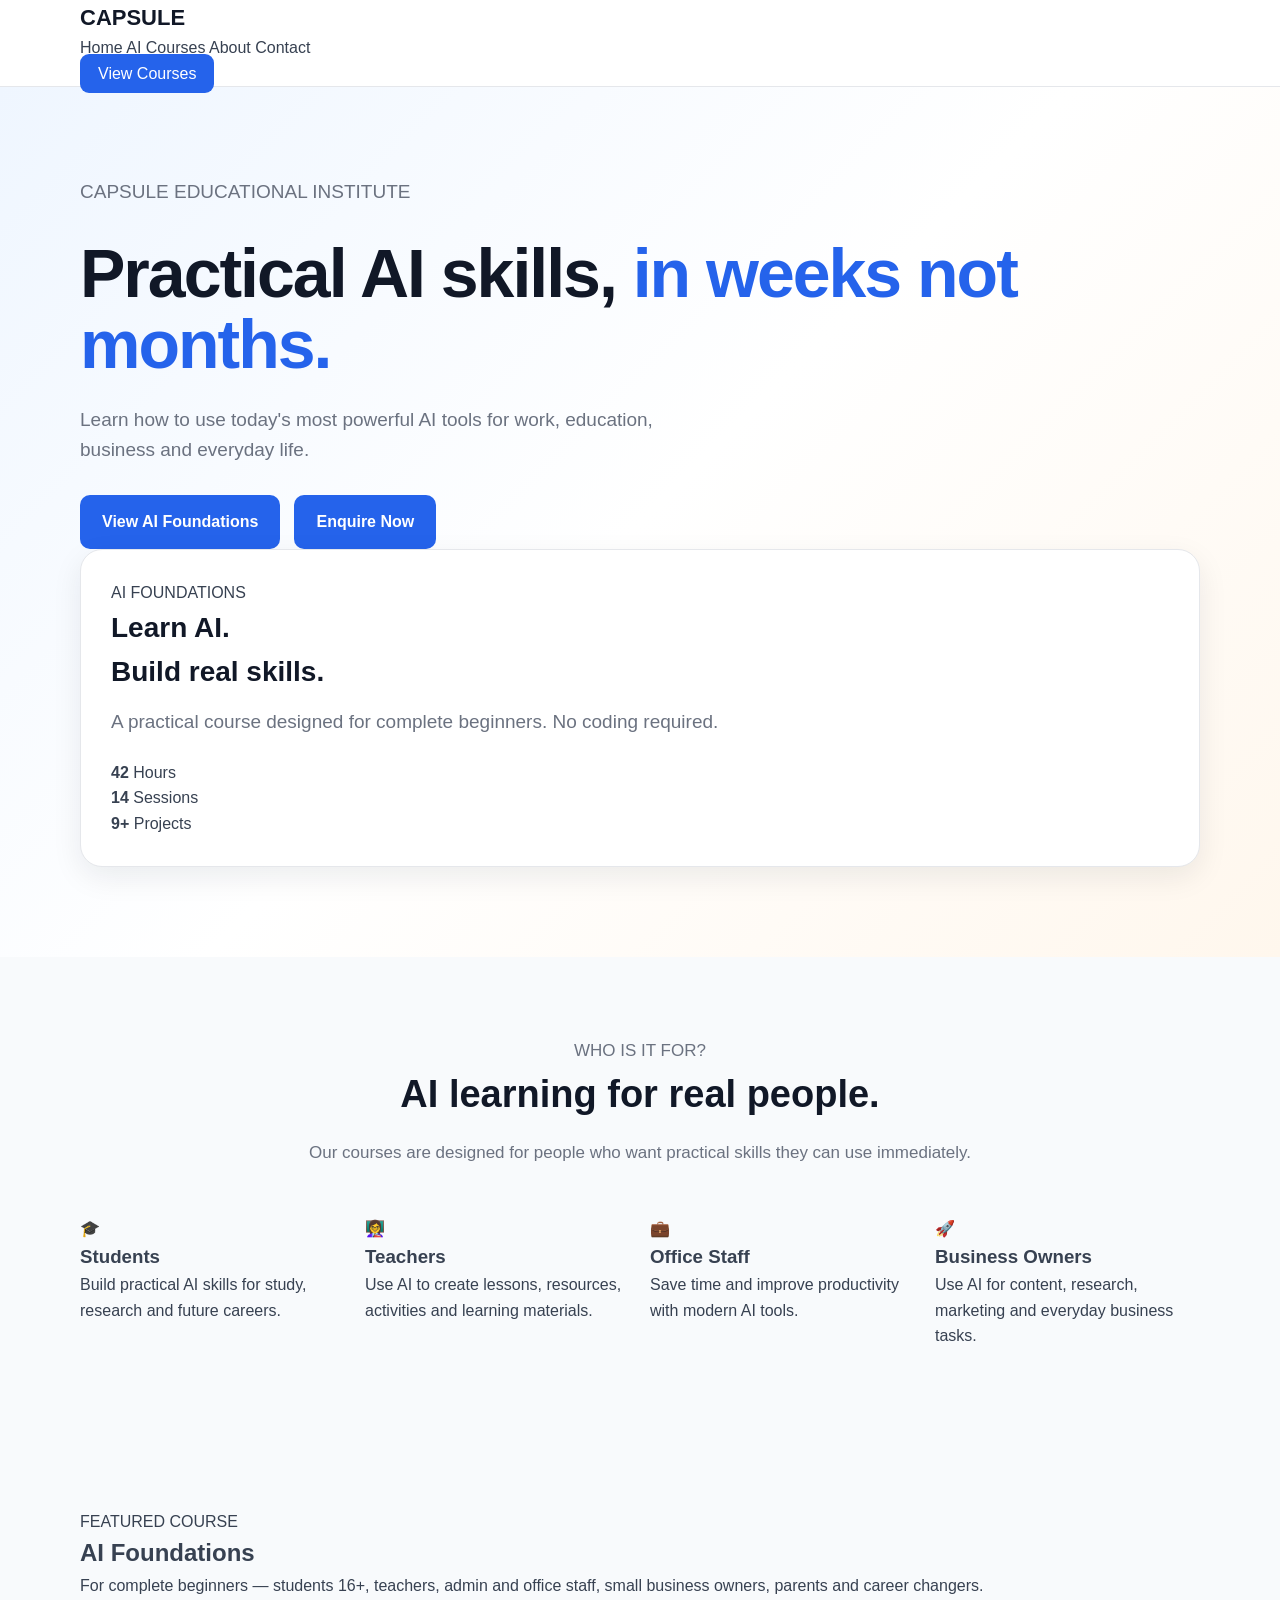
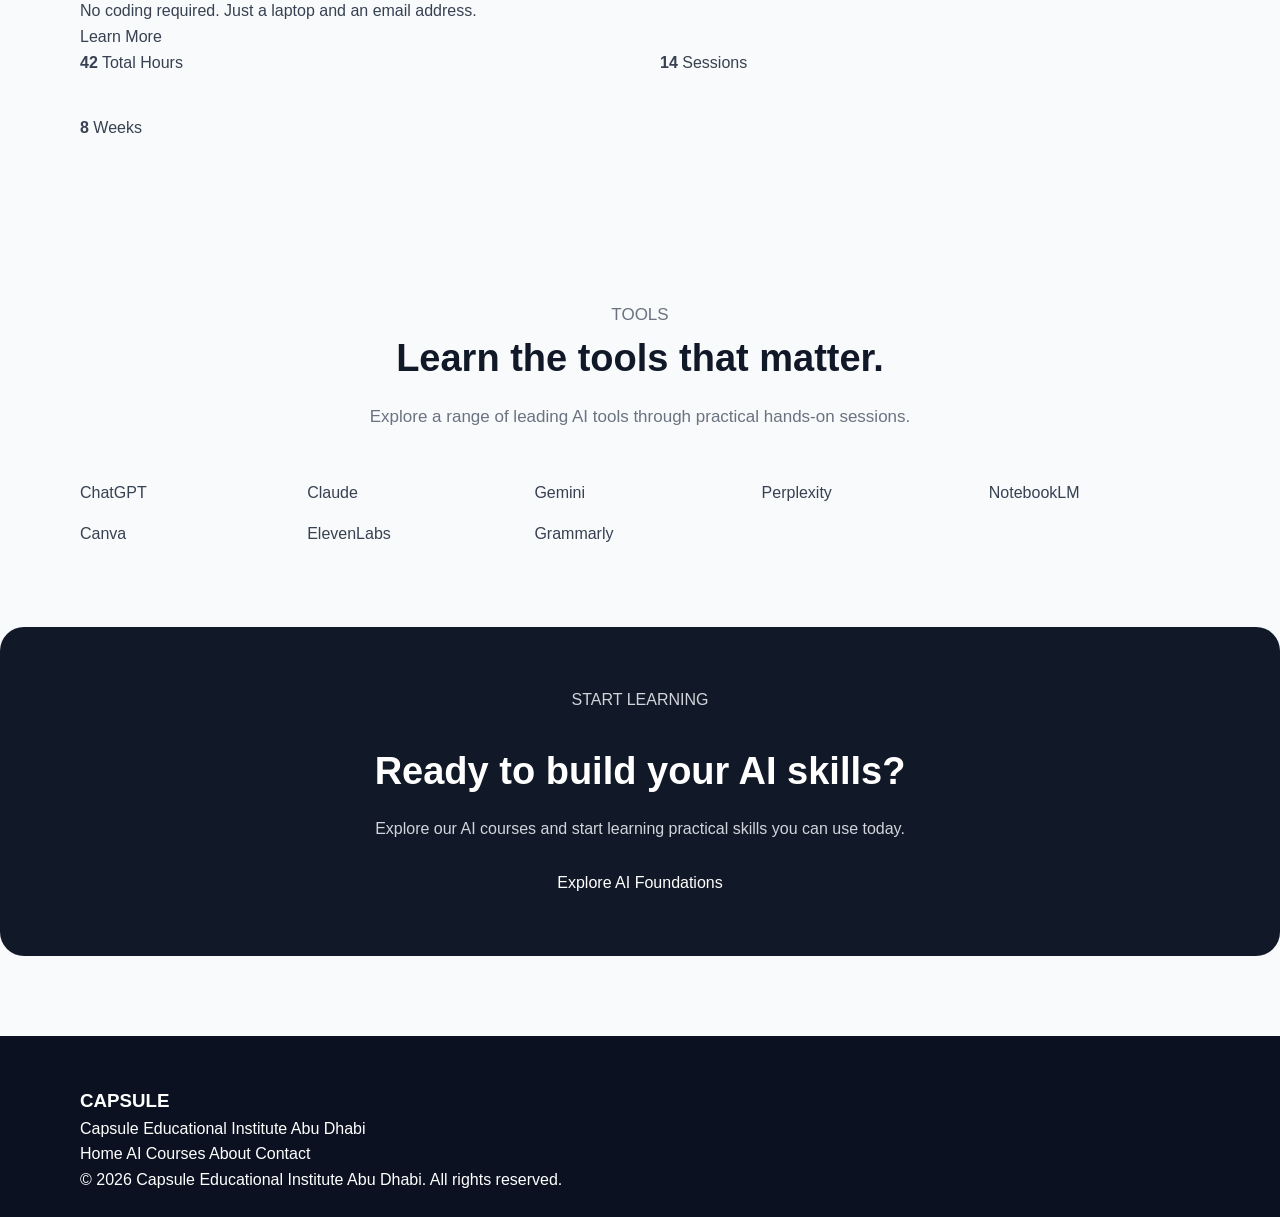
<file: index.html>
<!DOCTYPE html>
<html lang="en">

<head>
    <meta charset="UTF-8">
    <meta name="viewport" content="width=device-width, initial-scale=1.0">

    <title>Capsule Educational Institute Abu Dhabi</title>

    <meta name="description"
        content="Capsule Educational Institute Abu Dhabi - Practical AI courses and professional training.">

    <link rel="stylesheet" href="style.css">
</head>

<body>

    <!-- HEADER -->
    <header class="header">

        <div class="container nav-container">

            <a href="index.html" class="logo">
                CAPSULE
            </a>

            <nav class="navigation">

                <a href="index.html">Home</a>

                <a href="ai-foundations.html">AI Courses</a>

                <a href="about.html">About</a>

                <a href="contact.html">Contact</a>

            </nav>

            <a href="courses.html" class="nav-button">
                View Courses
            </a>

        </div>

    </header>


    <!-- HERO SECTION -->
    <main>

        <section class="hero">

            <div class="container hero-content">

                <div class="hero-text">

                    <p class="eyebrow">
                        CAPSULE EDUCATIONAL INSTITUTE
                    </p>

                    <h1>
                        Practical AI skills,
                        <span>in weeks not months.</span>
                    </h1>

                    <p class="hero-description">
                        Learn how to use today's most powerful AI tools
                        for work, education, business and everyday life.
                    </p>

                    <div class="hero-buttons">

                        <a href="ai-foundations.html" class="btn btn-primary">
                            View AI Foundations 
                        </a>

                        <a href="contact.html" class="btn btn-primary">
                            Enquire Now
                        </a>

                    </div>

                </div>


                <div class="hero-card">

                    <div class="hero-card-top">
                        AI FOUNDATIONS
                    </div>

                    <h2>
                        Learn AI.
                        <br>
                        Build real skills.
                    </h2>

                    <p>
                        A practical course designed for complete beginners.
                        No coding required.
                    </p>

                    <div class="hero-card-info">

                        <div>
                            <strong>42</strong>
                            <span>Hours</span>
                        </div>

                        <div>
                            <strong>14</strong>
                            <span>Sessions</span>
                        </div>

                        <div>
                            <strong>9+</strong>
                            <span>Projects</span>
                        </div>

                    </div>

                </div>

            </div>

        </section>


        <!-- WHO IS IT FOR -->
        <section class="audience section">

            <div class="container">

                <div class="section-heading">

                    <p class="eyebrow">
                        WHO IS IT FOR?
                    </p>

                    <h2>
                        AI learning for real people.
                    </h2>

                    <p>
                        Our courses are designed for people who want
                        practical skills they can use immediately.
                    </p>

                </div>


                <div class="audience-grid">

                    <div class="info-card">
                        <div class="card-icon">🎓</div>
                        <h3>Students</h3>
                        <p>
                            Build practical AI skills for study,
                            research and future careers.
                        </p>
                    </div>


                    <div class="info-card">
                        <div class="card-icon">👩‍🏫</div>
                        <h3>Teachers</h3>
                        <p>
                            Use AI to create lessons, resources,
                            activities and learning materials.
                        </p>
                    </div>


                    <div class="info-card">
                        <div class="card-icon">💼</div>
                        <h3>Office Staff</h3>
                        <p>
                            Save time and improve productivity
                            with modern AI tools.
                        </p>
                    </div>


                    <div class="info-card">
                        <div class="card-icon">🚀</div>
                        <h3>Business Owners</h3>
                        <p>
                            Use AI for content, research,
                            marketing and everyday business tasks.
                        </p>
                    </div>

                </div>

            </div>

        </section>


        <!-- FEATURED COURSE -->
        <section class="course-preview section">

            <div class="container">

                <div class="course-box">

                    <div class="course-content">

                        <p class="eyebrow">
                            FEATURED COURSE
                        </p>

                        <h2>
                            AI Foundations
                        </h2>

                        <p>
                            For complete beginners — students 16+,
                            teachers, admin and office staff,
                            small business owners, parents and
                            career changers.
                        </p>

                        <p>
                            No coding required. Just a laptop and
                            an email address.
                        </p>

                        <a href="courses.html" class="button primary-button">
                            Learn More
                        </a>

                    </div>


                    <div class="course-details">

                        <div class="detail">
                            <strong>42</strong>
                            <span>Total Hours</span>
                        </div>

                        <div class="detail">
                            <strong>14</strong>
                            <span>Sessions</span>
                        </div>

                        <div class="detail">
                            <strong>8</strong>
                            <span>Weeks</span>
                        </div>

                    </div>

                </div>

            </div>

        </section>


        <!-- TOOLS -->
        <section class="tools section">

            <div class="container">

                <div class="section-heading">

                    <p class="eyebrow">
                        TOOLS
                    </p>

                    <h2>
                        Learn the tools that matter.
                    </h2>

                    <p>
                        Explore a range of leading AI tools
                        through practical hands-on sessions.
                    </p>

                </div>


                <div class="tools-grid">

                    <div class="tool">ChatGPT</div>

                    <div class="tool">Claude</div>

                    <div class="tool">Gemini</div>

                    <div class="tool">Perplexity</div>

                    <div class="tool">NotebookLM</div>

                    <div class="tool">Canva</div>

                    <div class="tool">ElevenLabs</div>

                    <div class="tool">Grammarly</div>

                </div>

            </div>

        </section>


        <!-- CTA -->
        <section class="cta">

            <div class="container cta-content">

                <p class="eyebrow">
                    START LEARNING
                </p>

                <h2>
                    Ready to build your AI skills?
                </h2>

                <p>
                    Explore our AI courses and start learning
                    practical skills you can use today.
                </p>

                <a href="courses.html" class="button white-button">
                    Explore AI Foundations
                </a>

            </div>

        </section>

    </main>


    <!-- FOOTER -->
    <footer class="footer">

        <div class="container footer-content">

            <div>
                <h3>CAPSULE</h3>

                <p>
                    Capsule Educational Institute Abu Dhabi
                </p>
            </div>


            <div class="footer-links">

                <a href="index.html">Home</a>

                <a href="courses.html">AI Courses</a>

                <a href="about.html">About</a>

                <a href="contact.html">Contact</a>

            </div>

        </div>


        <div class="container copyright">

            <p>
                © 2026 Capsule Educational Institute Abu Dhabi.
                All rights reserved.
            </p>

        </div>

    </footer>


    <script src="script.js"></script>

</body>

</html>
</file>
<file: style.css>
/* ================================
   CAPSULE EDUCATIONAL INSTITUTE
   Main Website Styles
================================ */

:root {
    --primary: #2563eb;
    --primary-dark: #1d4ed8;
    --secondary: #f97316;
    --dark: #111827;
    --text: #374151;
    --light-text: #6b7280;
    --background: #f8fafc;
    --white: #ffffff;
    --border: #e5e7eb;
    --success: #16a34a;
    --shadow: 0 10px 30px rgba(15, 23, 42, 0.08);
    --radius: 16px;
}

/* ================================
   RESET
================================ */

* {
    margin: 0;
    padding: 0;
    box-sizing: border-box;
}

html {
    scroll-behavior: smooth;
}

body {
    font-family: Arial, Helvetica, sans-serif;
    background: var(--background);
    color: var(--text);
    line-height: 1.6;
}

img {
    max-width: 100%;
    display: block;
}

a {
    text-decoration: none;
    color: inherit;
}

ul {
    list-style: none;
}

/* ================================
   CONTAINER
================================ */

.container {
    width: min(1120px, 92%);
    margin: 0 auto;
}

/* ================================
   HEADER
================================ */

header {
    background: var(--white);
    border-bottom: 1px solid var(--border);
    position: sticky;
    top: 0;
    z-index: 1000;
}

.navbar {
    min-height: 74px;
    display: flex;
    align-items: center;
    justify-content: space-between;
    gap: 30px;
}

.logo {
    font-size: 22px;
    font-weight: 800;
    color: var(--dark);
}

.logo span {
    color: var(--primary);
}

.nav-links {
    display: flex;
    align-items: center;
    gap: 28px;
}

.nav-links a {
    color: var(--text);
    font-size: 15px;
    font-weight: 600;
    transition: 0.3s ease;
}

.nav-links a:hover {
    color: var(--primary);
}

.nav-button {
    background: var(--primary);
    color: var(--white) !important;
    padding: 11px 18px;
    border-radius: 9px;
}

.nav-button:hover {
    background: var(--primary-dark);
}

/* ================================
   HERO
================================ */

.hero {
    padding: 90px 0;
    background:
        linear-gradient(
            135deg,
            #eff6ff 0%,
            #ffffff 50%,
            #fff7ed 100%
        );
}

.hero-grid {
    display: grid;
    grid-template-columns: 1.1fr 0.9fr;
    align-items: center;
    gap: 60px;
}

.hero-content h1 {
    font-size: clamp(42px, 6vw, 68px);
    line-height: 1.05;
    color: var(--dark);
    margin-bottom: 24px;
    letter-spacing: -2px;
}

.hero-content h1 span {
    color: var(--primary);
}

.hero-content p {
    font-size: 19px;
    color: var(--light-text);
    max-width: 650px;
    margin-bottom: 30px;
}

.hero-buttons {
    display: flex;
    flex-wrap: wrap;
    gap: 14px;
}

.btn {
    display: inline-block;
    padding: 14px 22px;
    border-radius: 10px;
    font-weight: 700;
    transition: 0.3s ease;
}

.btn-primary {
    background: var(--primary);
    color: var(--white);
}

.btn-primary:hover {
    background: var(--primary-dark);
    transform: translateY(-2px);
}

.btn-secondary {
    background: var(--white);
    color: var(--dark);
    border: 1px solid var(--border);
}

.btn-secondary:hover {
    border-color: var(--primary);
    color: var(--primary);
}

/* ================================
   HERO CARD
================================ */

.hero-card {
    background: var(--white);
    padding: 30px;
    border-radius: 22px;
    box-shadow: var(--shadow);
    border: 1px solid var(--border);
}

.hero-card .badge {
    display: inline-block;
    background: #dbeafe;
    color: var(--primary-dark);
    padding: 7px 12px;
    border-radius: 50px;
    font-size: 13px;
    font-weight: 700;
    margin-bottom: 18px;
}

.hero-card h2 {
    color: var(--dark);
    font-size: 28px;
    margin-bottom: 12px;
}

.hero-card p {
    color: var(--light-text);
    margin-bottom: 22px;
}

.course-stats {
    display: grid;
    grid-template-columns: repeat(3, 1fr);
    gap: 10px;
    margin-bottom: 24px;
}

.course-stat {
    background: var(--background);
    padding: 15px 8px;
    text-align: center;
    border-radius: 10px;
}

.course-stat strong {
    display: block;
    color: var(--dark);
    font-size: 20px;
}

.course-stat span {
    font-size: 12px;
    color: var(--light-text);
}

/* ================================
   SECTION
================================ */

section {
    padding: 80px 0;
}

.section-heading {
    text-align: center;
    max-width: 700px;
    margin: 0 auto 50px;
}

.section-heading h2 {
    font-size: 38px;
    color: var(--dark);
    margin-bottom: 14px;
}

.section-heading p {
    color: var(--light-text);
    font-size: 17px;
}

/* ================================
   AUDIENCE CARDS
================================ */

.audience-grid {
    display: grid;
    grid-template-columns: repeat(4, 1fr);
    gap: 20px;
}

.audience-card {
    background: var(--white);
    padding: 28px 22px;
    border-radius: var(--radius);
    border: 1px solid var(--border);
    transition: 0.3s ease;
}

.audience-card:hover {
    transform: translateY(-5px);
    box-shadow: var(--shadow);
}

.audience-icon {
    width: 48px;
    height: 48px;
    display: flex;
    align-items: center;
    justify-content: center;
    background: #dbeafe;
    border-radius: 12px;
    margin-bottom: 18px;
    font-size: 22px;
}

.audience-card h3 {
    color: var(--dark);
    margin-bottom: 9px;
}

.audience-card p {
    color: var(--light-text);
    font-size: 14px;
}

/* ================================
   COURSE SECTION
================================ */

.course-section {
    background: var(--white);
}

.course-details {
    display: grid;
    grid-template-columns: 1fr 1fr;
    gap: 40px;
    align-items: start;
}

.course-info h3 {
    font-size: 28px;
    color: var(--dark);
    margin-bottom: 16px;
}

.course-info p {
    color: var(--light-text);
    margin-bottom: 20px;
}

.feature-list {
    display: grid;
    gap: 12px;
}

.feature-list li {
    position: relative;
    padding-left: 28px;
    color: var(--text);
}

.feature-list li::before {
    content: "✓";
    position: absolute;
    left: 0;
    color: var(--success);
    font-weight: bold;
}

/* ================================
   TOOLS
================================ */

.tools-grid {
    display: grid;
    grid-template-columns: repeat(5, 1fr);
    gap: 16px;
}

.tool-card {
    background: var(--white);
    border: 1px solid var(--border);
    padding: 22px 12px;
    text-align: center;
    border-radius: 12px;
    font-weight: 700;
    color: var(--dark);
    transition: 0.3s ease;
}

.tool-card:hover {
    transform: translateY(-4px);
    border-color: var(--primary);
    box-shadow: var(--shadow);
}

/* ================================
   CTA
================================ */

.cta {
    background: var(--dark);
    color: var(--white);
    border-radius: 24px;
    padding: 60px 40px;
    text-align: center;
}

.cta h2 {
    font-size: 38px;
    margin-bottom: 15px;
}

.cta p {
    color: #d1d5db;
    max-width: 650px;
    margin: 0 auto 28px;
}

.cta .btn-primary {
    background: var(--white);
    color: var(--dark);
}

.cta .btn-primary:hover {
    background: #f3f4f6;
}

/* ================================
   FOOTER
================================ */

footer {
    background: #0b1120;
    color: var(--white);
    padding: 50px 0 25px;
    margin-top: 80px;
}

.footer-grid {
    display: grid;
    grid-template-columns: 2fr 1fr 1fr;
    gap: 50px;
    margin-bottom: 40px;
}

.footer-brand h3 {
    font-size: 22px;
    margin-bottom: 12px;
}

.footer-brand p {
    color: #9ca3af;
    max-width: 400px;
}

.footer-column h4 {
    margin-bottom: 15px;
}

.footer-column a {
    display: block;
    color: #9ca3af;
    margin-bottom: 9px;
    transition: 0.3s ease;
}

.footer-column a:hover {
    color: var(--white);
}

.footer-bottom {
    border-top: 1px solid #1f2937;
    padding-top: 20px;
    text-align: center;
    color: #9ca3af;
    font-size: 14px;
}

/* ================================
   MOBILE MENU
================================ */

.menu-toggle {
    display: none;
    background: none;
    border: none;
    font-size: 28px;
    cursor: pointer;
    color: var(--dark);
}

/* ================================
   RESPONSIVE
================================ */

@media (max-width: 900px) {

    .hero-grid {
        grid-template-columns: 1fr;
    }

    .audience-grid {
        grid-template-columns: repeat(2, 1fr);
    }

    .course-details {
        grid-template-columns: 1fr;
    }

    .tools-grid {
        grid-template-columns: repeat(3, 1fr);
    }

    .footer-grid {
        grid-template-columns: 1fr 1fr;
    }
}

@media (max-width: 650px) {

    .navbar {
        min-height: 65px;
    }

    .menu-toggle {
        display: block;
    }

    .nav-links {
        display: none;
        position: absolute;
        top: 65px;
        left: 0;
        right: 0;
        background: var(--white);
        flex-direction: column;
        align-items: stretch;
        padding: 20px;
        border-bottom: 1px solid var(--border);
        box-shadow: var(--shadow);
    }

    .nav-links.active {
        display: flex;
    }

    .nav-links a {
        padding: 10px;
    }

    .hero {
        padding: 60px 0;
    }

    .hero-content h1 {
        font-size: 42px;
    }

    section {
        padding: 60px 0;
    }

    .section-heading h2 {
        font-size: 30px;
    }

    .audience-grid {
        grid-template-columns: 1fr;
    }

    .tools-grid {
        grid-template-columns: repeat(2, 1fr);
    }

    .course-stats {
        grid-template-columns: 1fr;
    }

    .cta {
        padding: 45px 25px;
    }

    .cta h2 {
        font-size: 30px;
    }

    .footer-grid {
        grid-template-columns: 1fr;
        gap: 30px;
    }
}

/* ================================
   CONTACT PAGE
================================ */

.contact-layout {
    display: grid;
    grid-template-columns: 0.85fr 1.15fr;
    gap: 50px;
    align-items: start;
}

.contact-info {
    padding: 20px 0;
}

.contact-info h2 {
    font-size: 36px;
    color: var(--dark);
    margin-bottom: 15px;
}

.contact-info > p {
    color: var(--light-text);
    margin-bottom: 35px;
    max-width: 500px;
}

.contact-item {
    display: flex;
    align-items: flex-start;
    gap: 16px;
    margin-bottom: 25px;
}

.contact-icon {
    width: 48px;
    height: 48px;
    flex-shrink: 0;
    display: flex;
    align-items: center;
    justify-content: center;
    background: #dbeafe;
    border-radius: 12px;
    font-size: 21px;
}

.contact-item h3 {
    color: var(--dark);
    margin-bottom: 4px;
    font-size: 16px;
}

.contact-item p,
.contact-item a {
    color: var(--light-text);
    font-size: 15px;
}

.contact-item a:hover {
    color: var(--primary);
}

/* ================================
   CONTACT FORM CARD
================================ */

.contact-form-card {
    background: var(--white);
    padding: 35px;
    border-radius: var(--radius);
    border: 1px solid var(--border);
    box-shadow: var(--shadow);
}

.contact-form-card h2 {
    color: var(--dark);
    font-size: 30px;
    margin-bottom: 8px;
}

.contact-form-card > p {
    color: var(--light-text);
    margin-bottom: 28px;
}

/* ================================
   FORM ELEMENTS
================================ */

.form-group {
    margin-bottom: 20px;
}

.form-group label {
    display: block;
    color: var(--dark);
    font-size: 14px;
    font-weight: 700;
    margin-bottom: 7px;
}

.form-group input,
.form-group select,
.form-group textarea {
    width: 100%;
    padding: 13px 14px;
    border: 1px solid var(--border);
    border-radius: 9px;
    background: var(--white);
    color: var(--text);
    font-family: inherit;
    font-size: 15px;
    outline: none;
    transition: 0.25s ease;
}

.form-group input::placeholder,
.form-group textarea::placeholder {
    color: #9ca3af;
}

.form-group input:focus,
.form-group select:focus,
.form-group textarea:focus {
    border-color: var(--primary);
    box-shadow: 0 0 0 3px rgba(37, 99, 235, 0.1);
}

.form-group textarea {
    resize: vertical;
    min-height: 140px;
}

.form-submit {
    width: 100%;
    border: none;
    cursor: pointer;
    font-family: inherit;
    font-size: 15px;
}

/* ================================
   CONTACT PAGE MOBILE
================================ */

@media (max-width: 900px) {

    .contact-layout {
        grid-template-columns: 1fr;
        gap: 35px;
    }

}

@media (max-width: 650px) {

    .contact-form-card {
        padding: 25px 20px;
    }

    .contact-info h2 {
        font-size: 30px;
    }

}
</file>
